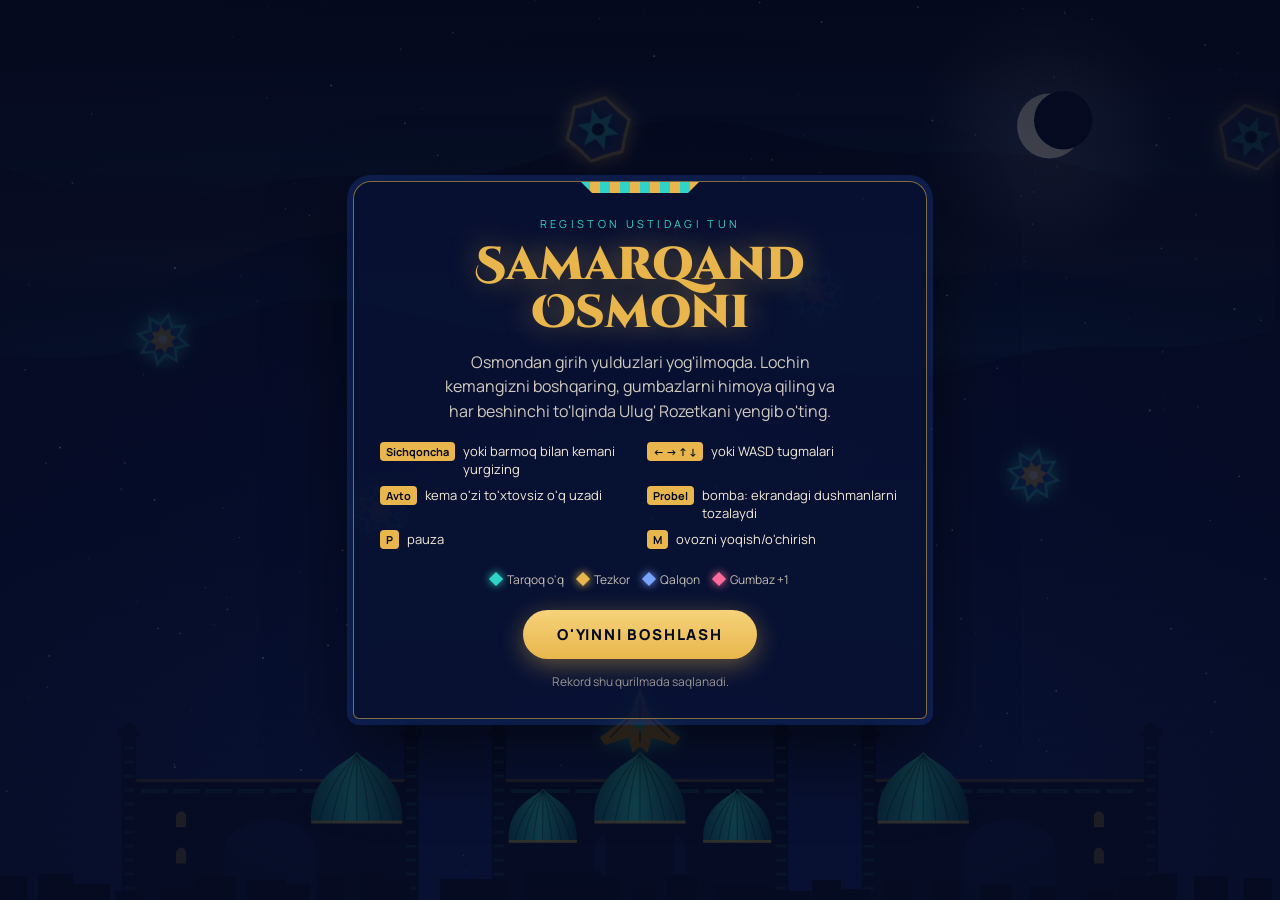
<file: samarqand_osmoni/index.html>
<!doctype html>
<html lang="uz">
<head>
<meta charset="utf-8">
<meta name="viewport" content="width=device-width, initial-scale=1, viewport-fit=cover">
<title>Samarqand Osmoni</title>
<link rel="preconnect" href="https://fonts.googleapis.com">
<link rel="preconnect" href="https://fonts.gstatic.com" crossorigin>
<link rel="stylesheet" href="https://fonts.googleapis.com/css2?family=Cinzel+Decorative:wght@700;900&family=Manrope:wght@400;600;800&display=swap">
<link rel="stylesheet" href="style.css">
</head>
<body>
<div id="app">
  <canvas id="c"></canvas>

  <div class="hud" id="hud" hidden>
    <div class="grp">
      <div class="stat"><small>Ochko</small><b id="score">0</b></div>
      <div class="stat"><small>To'lqin</small><b id="wave">1</b></div>
      <div class="stat"><small>Kombo</small><b class="gold" id="combo">x1</b></div>
      <div class="stat"><small>Gumbazlar</small><div class="lives" id="lives"></div></div>
    </div>
    <div class="btns">
      <button class="icon-btn" id="muteBtn" aria-label="Ovozni o'chirish">♪</button>
      <button class="icon-btn" id="pauseBtn" aria-label="Pauza">II</button>
    </div>
  </div>

  <div class="boss" id="bossUi" hidden><small id="bossName">ULUG' ROZETKA</small><div class="bar"><i id="bossBar"></i></div></div>
  <div class="banner" id="banner"></div>

  <div class="bomb" id="bombUi" hidden>
    <div class="meter"><i id="bombMeter"></i></div>
    <button id="bombBtn" disabled>Bomba</button>
  </div>

  <div class="panel-wrap" id="startPanel">
    <div class="panel">
      <div class="eyebrow">Registon ustidagi tun</div>
      <h1>Samarqand Osmoni</h1>
      <p class="lead">Osmondan girih yulduzlari yog'ilmoqda. Lochin kemangizni boshqaring, gumbazlarni himoya qiling va har beshinchi to'lqinda Ulug' Rozetkani yengib o'ting.</p>
      <div class="rules">
        <div><kbd>Sichqoncha</kbd><span>yoki barmoq bilan kemani yurgizing</span></div>
        <div><kbd>← → ↑ ↓</kbd><span>yoki WASD tugmalari</span></div>
        <div><kbd>Avto</kbd><span>kema o'zi to'xtovsiz o'q uzadi</span></div>
        <div><kbd>Probel</kbd><span>bomba: ekrandagi dushmanlarni tozalaydi</span></div>
        <div><kbd>P</kbd><span>pauza</span></div>
        <div><kbd>M</kbd><span>ovozni yoqish/o'chirish</span></div>
      </div>
      <div class="gems">
        <span style="--c:#2fd3c7">Tarqoq o'q</span>
        <span style="--c:#e8b64c">Tezkor</span>
        <span style="--c:#7aa2ff">Qalqon</span>
        <span style="--c:#ff6b9a">Gumbaz +1</span>
      </div>
      <button class="cta" id="startBtn">O'yinni boshlash</button>
      <div class="muted" id="bestStart"></div>
    </div>
  </div>

  <div class="panel-wrap" id="pausePanel" hidden>
    <div class="panel">
      <div class="eyebrow">Pauza</div>
      <h2>Nafas rostlang</h2>
      <p class="lead">O'yin to'xtatildi. Davom etish uchun tugmani bosing yoki P ni bosing.</p>
      <button class="cta" id="resumeBtn">Davom etish</button>
    </div>
  </div>

  <div class="panel-wrap" id="overPanel" hidden>
    <div class="panel">
      <div class="eyebrow" id="overEyebrow">Gumbazlar qulab tushdi</div>
      <h2>O'yin tugadi</h2>
      <div class="score-big" id="finalScore">0</div>
      <div class="record" id="finalRecord"></div>
      <button class="cta" id="againBtn">Qaytadan o'ynash</button>
    </div>
  </div>
</div>
<script src="game.js"></script>
</body>
</html>
</file>
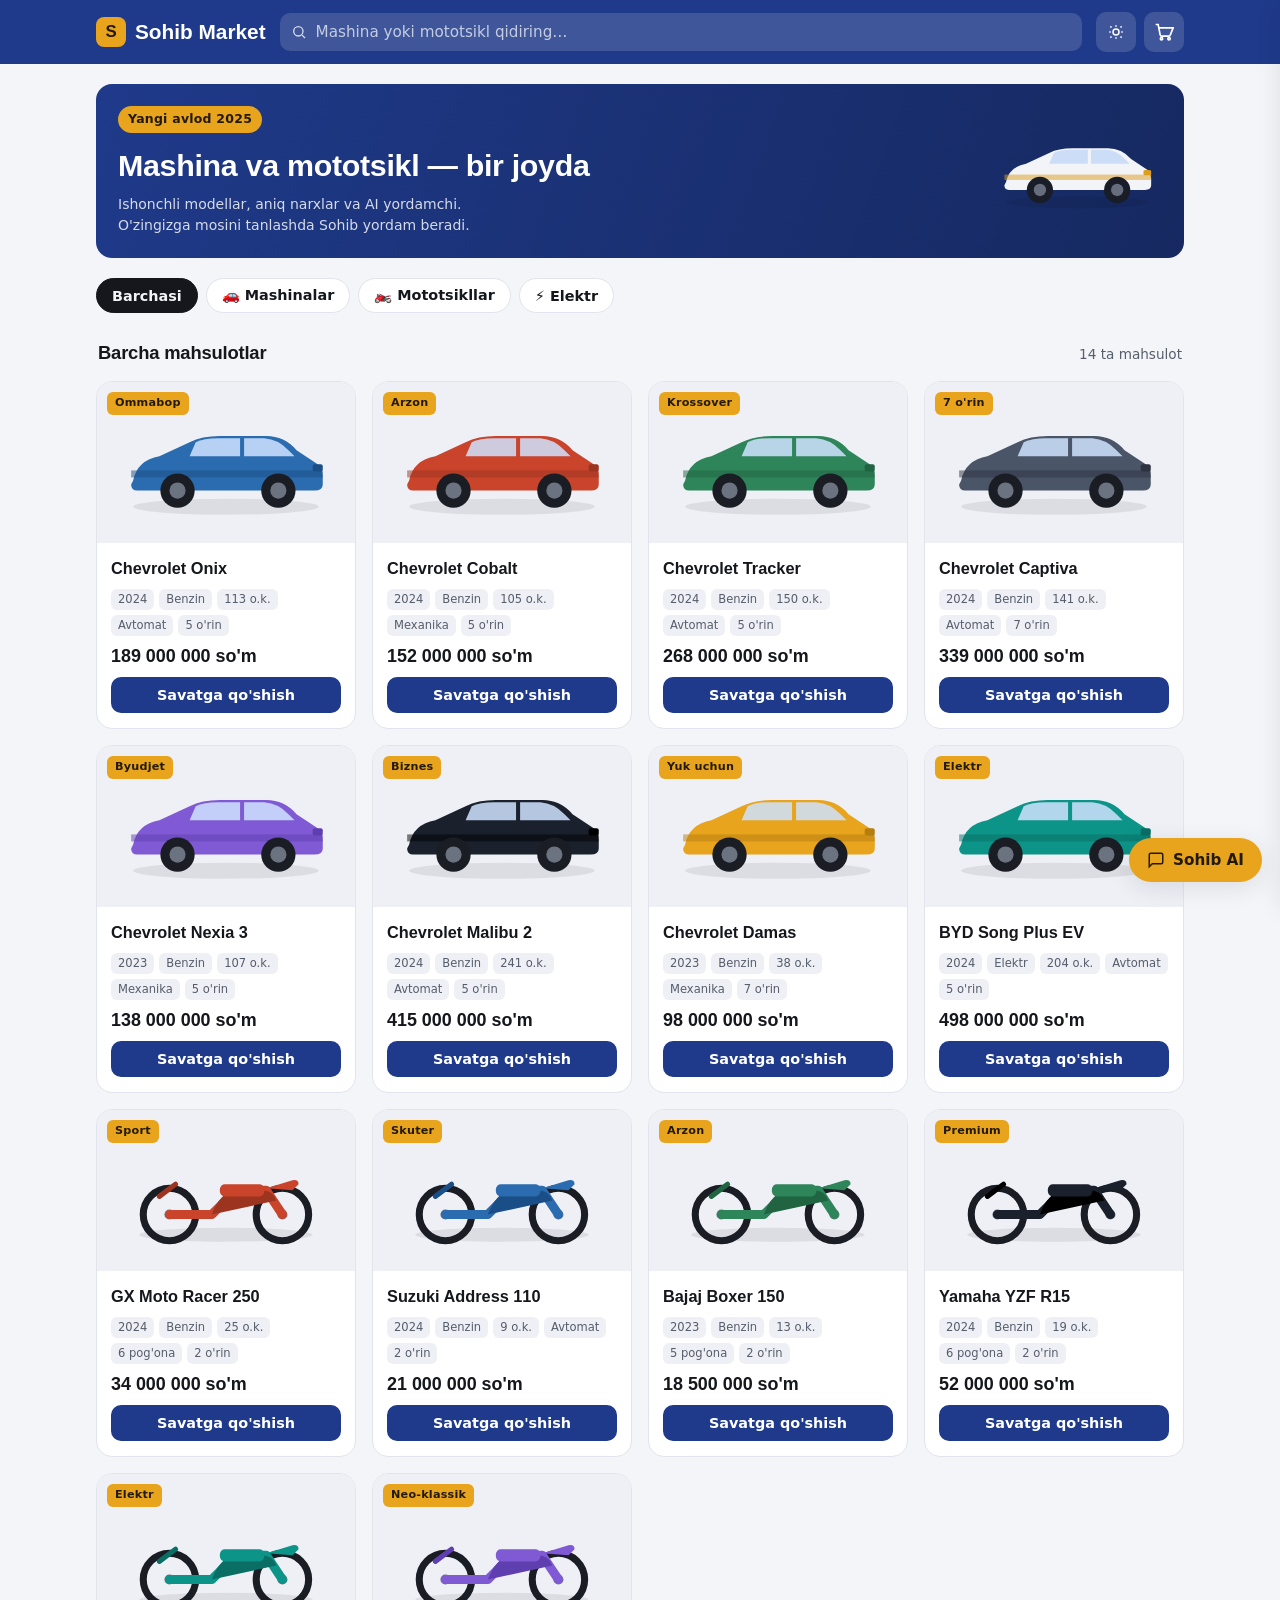
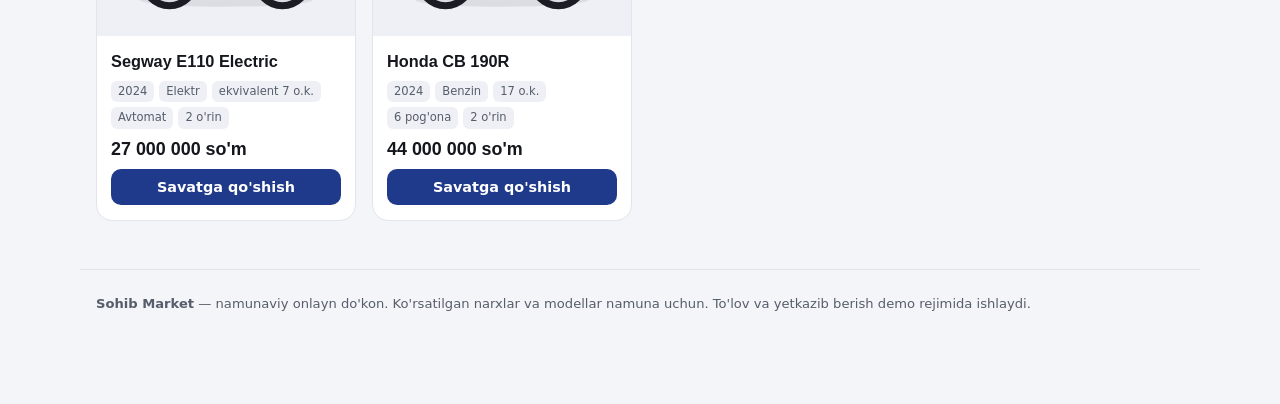
<file: sohib_market/index.html>
<!doctype html>
<html lang="uz">
<head>
<meta charset="utf-8">
<meta name="viewport" content="width=device-width, initial-scale=1, viewport-fit=cover">
<style>
  :root { color-scheme: light; padding: env(safe-area-inset-top,0px) 0 env(safe-area-inset-bottom,0px); }
  html, body { margin: 0; }
  body { font: 14px system-ui, sans-serif; }
  img { max-width: 100%; }
  [hidden] { display: none !important; }
</style>
<title>Sohib Market</title>
<meta name="description" content="Mashina va mototsikllar onlayn do'koni — AI yordamchi bilan">
<style>
  /* Layout: sticky brand header, category rail, responsive product grid, slide-in cart + AI chat dock */
  :root {
    --bg: #f4f5f8;
    --surface: #ffffff;
    --surface-2: #eef0f5;
    --ink: #15171c;
    --ink-soft: #565d6b;
    --line: #e1e4ec;
    --brand: #1f3a8a;      /* royal indigo */
    --brand-ink: #ffffff;
    --accent: #e8a41c;     /* warm gold */
    --accent-ink: #231a05;
    --good: #1a8a52;
    --danger: #c9442b;
    --shadow: 0 6px 24px rgba(20, 28, 56, .10);
    --radius: 16px;
    --font-display: "Bricolage Grotesque", "Trebuchet MS", sans-serif;
    --font-body: "Inter", system-ui, sans-serif;
  }
  @media (prefers-color-scheme: dark) {
    :root:not([data-theme="light"]) {
      --bg: #0e1016;
      --surface: #171a22;
      --surface-2: #1f232d;
      --ink: #eef1f7;
      --ink-soft: #a0a7b6;
      --line: #2a2f3b;
      --brand: #5b7cff;
      --brand-ink: #0b1020;
      --accent: #f2b53a;
      --accent-ink: #231a05;
      --good: #3ec27e;
      --danger: #ef6a50;
      --shadow: 0 8px 28px rgba(0, 0, 0, .45);
      color-scheme: dark;
    }
  }
  :root[data-theme="dark"] {
    --bg: #0e1016;
    --surface: #171a22;
    --surface-2: #1f232d;
    --ink: #eef1f7;
    --ink-soft: #a0a7b6;
    --line: #2a2f3b;
    --brand: #5b7cff;
    --brand-ink: #0b1020;
    --accent: #f2b53a;
    --accent-ink: #231a05;
    --good: #3ec27e;
    --danger: #ef6a50;
    --shadow: 0 8px 28px rgba(0, 0, 0, .45);
    color-scheme: dark;
  }

  * { box-sizing: border-box; }
  body {
    background: var(--bg);
    color: var(--ink);
    font-family: var(--font-body);
    line-height: 1.5;
    -webkit-font-smoothing: antialiased;
  }
  h1, h2, h3 { font-family: var(--font-display); text-wrap: balance; margin: 0; letter-spacing: -.01em; }
  button { font-family: inherit; cursor: pointer; }
  input, textarea { font-family: inherit; }

  /* ---- header ---- */
  .top {
    position: sticky; top: env(safe-area-inset-top, 0px); z-index: 30;
    background: var(--brand); color: var(--brand-ink);
  }
  .top-inner {
    max-width: 1120px; margin: 0 auto;
    padding: 12px 16px;
    display: flex; align-items: center; gap: 14px; flex-wrap: wrap;
  }
  .logo { display: flex; align-items: center; gap: 9px; font-family: var(--font-display); font-weight: 800; font-size: 1.3rem; }
  .logo .mark {
    width: 30px; height: 30px; border-radius: 8px; background: var(--accent); color: var(--accent-ink);
    display: grid; place-items: center; font-size: 1.05rem; font-weight: 800;
  }
  .search { flex: 1 1 240px; min-width: 0; position: relative; }
  .search input {
    width: 100%; border: 0; border-radius: 10px; padding: 10px 12px 10px 36px; font-size: .95rem;
    background: rgba(255,255,255,.14); color: var(--brand-ink);
  }
  .search input::placeholder { color: rgba(255,255,255,.7); }
  .search svg { position: absolute; left: 11px; top: 50%; transform: translateY(-50%); opacity: .8; }
  .top-actions { display: flex; align-items: center; gap: 8px; }
  .icon-btn {
    border: 0; background: rgba(255,255,255,.14); color: var(--brand-ink);
    width: 40px; height: 40px; border-radius: 10px; display: grid; place-items: center; position: relative;
  }
  .icon-btn .badge {
    position: absolute; top: -5px; right: -5px; background: var(--accent); color: var(--accent-ink);
    font-size: .68rem; font-weight: 800; min-width: 18px; height: 18px; border-radius: 9px;
    display: grid; place-items: center; padding: 0 4px; font-variant-numeric: tabular-nums;
  }

  /* ---- hero strip ---- */
  .hero {
    max-width: 1120px; margin: 0 auto; padding: 20px 16px 4px;
  }
  .hero-card {
    background: linear-gradient(110deg, var(--brand), color-mix(in srgb, var(--brand) 70%, #000));
    color: var(--brand-ink); border-radius: var(--radius); padding: 22px;
    display: flex; align-items: center; justify-content: space-between; gap: 16px; overflow: hidden;
  }
  .hero-card h2 { font-size: clamp(1.3rem, 4vw, 1.9rem); }
  .hero-card p { margin: 6px 0 0; color: rgba(255,255,255,.82); max-width: 42ch; }
  .hero-badge {
    display: inline-block; background: var(--accent); color: var(--accent-ink);
    font-weight: 700; font-size: .78rem; padding: 4px 10px; border-radius: 999px; margin-bottom: 10px;
    letter-spacing: .02em;
  }
  .hero-art { flex: 0 0 auto; width: 170px; opacity: .95; }
  @media (max-width: 560px) { .hero-art { display: none; } }

  /* ---- categories ---- */
  .cats { max-width: 1120px; margin: 0 auto; padding: 16px; display: flex; gap: 8px; flex-wrap: wrap; }
  .chip {
    border: 1px solid var(--line); background: var(--surface); color: var(--ink);
    padding: 8px 15px; border-radius: 999px; font-weight: 600; font-size: .9rem; white-space: nowrap;
  }
  .chip[aria-pressed="true"] { background: var(--ink); color: var(--bg); border-color: var(--ink); }

  /* ---- grid ---- */
  .wrap { max-width: 1120px; margin: 0 auto; padding: 0 16px 48px; }
  .section-head { display: flex; align-items: baseline; justify-content: space-between; margin: 10px 2px 14px; }
  .section-head h3 { font-size: 1.15rem; }
  .count { color: var(--ink-soft); font-size: .85rem; }
  .grid { display: grid; grid-template-columns: repeat(auto-fill, minmax(230px, 1fr)); gap: 16px; }
  .card {
    background: var(--surface); border: 1px solid var(--line); border-radius: var(--radius);
    overflow: hidden; display: flex; flex-direction: column; transition: transform .12s ease, box-shadow .12s ease;
  }
  .card:hover { transform: translateY(-3px); box-shadow: var(--shadow); }
  .card .thumb { aspect-ratio: 16/10; background: var(--surface-2); display: grid; place-items: center; position: relative; }
  .card .thumb svg { width: 86%; height: 86%; }
  .tag {
    position: absolute; top: 10px; left: 10px; background: var(--accent); color: var(--accent-ink);
    font-size: .7rem; font-weight: 800; padding: 3px 8px; border-radius: 6px; letter-spacing: .02em;
  }
  .card .body { padding: 13px 14px 15px; display: flex; flex-direction: column; gap: 7px; flex: 1; }
  .card .name { font-family: var(--font-display); font-weight: 700; font-size: 1.02rem; }
  .card .specs { display: flex; flex-wrap: wrap; gap: 5px; margin-top: 1px; }
  .card .specs span { font-size: .72rem; color: var(--ink-soft); background: var(--surface-2); padding: 2px 7px; border-radius: 6px; }
  .card .price { font-family: var(--font-display); font-weight: 800; font-size: 1.12rem; margin-top: auto; font-variant-numeric: tabular-nums; }
  .card .price small { font-weight: 600; font-size: .72rem; color: var(--ink-soft); }
  .add {
    border: 0; background: var(--brand); color: var(--brand-ink); font-weight: 700;
    padding: 10px; border-radius: 10px; font-size: .9rem; display: flex; align-items: center; justify-content: center; gap: 6px;
  }
  .add:active { transform: scale(.98); }
  .add.added { background: var(--good); }

  /* ---- drawer (cart) ---- */
  .scrim { position: fixed; inset: 0; background: rgba(8,10,18,.5); z-index: 40; opacity: 0; pointer-events: none; transition: opacity .2s; }
  .scrim.open { opacity: 1; pointer-events: auto; }
  .drawer {
    position: fixed; top: 0; right: 0; height: 100%; width: min(400px, 90vw); z-index: 50;
    background: var(--surface); box-shadow: var(--shadow); transform: translateX(100%); transition: transform .24s ease;
    display: flex; flex-direction: column;
    padding-top: env(safe-area-inset-top, 0px); padding-bottom: env(safe-area-inset-bottom, 0px);
  }
  .drawer.open { transform: translateX(0); }
  .drawer header { padding: 16px; border-bottom: 1px solid var(--line); display: flex; align-items: center; justify-content: space-between; }
  .drawer header h3 { font-size: 1.1rem; }
  .close-x { border: 0; background: var(--surface-2); color: var(--ink); width: 34px; height: 34px; border-radius: 9px; font-size: 1.1rem; }
  .cart-list { flex: 1; overflow-y: auto; padding: 10px 16px; display: flex; flex-direction: column; gap: 10px; }
  .cart-empty { color: var(--ink-soft); text-align: center; margin-top: 40px; padding: 0 20px; }
  .cart-row { display: flex; gap: 11px; align-items: center; border: 1px solid var(--line); border-radius: 12px; padding: 9px; }
  .cart-row .mini { width: 58px; height: 42px; border-radius: 8px; background: var(--surface-2); display: grid; place-items: center; flex: 0 0 auto; }
  .cart-row .mini svg { width: 90%; height: 90%; }
  .cart-row .info { flex: 1; min-width: 0; }
  .cart-row .info .n { font-weight: 600; font-size: .9rem; white-space: nowrap; overflow: hidden; text-overflow: ellipsis; }
  .cart-row .info .p { font-size: .82rem; color: var(--ink-soft); font-variant-numeric: tabular-nums; }
  .qty { display: flex; align-items: center; gap: 7px; }
  .qty button { width: 26px; height: 26px; border-radius: 7px; border: 1px solid var(--line); background: var(--surface-2); color: var(--ink); font-weight: 700; }
  .qty span { min-width: 18px; text-align: center; font-variant-numeric: tabular-nums; font-size: .9rem; }
  .drawer footer { border-top: 1px solid var(--line); padding: 16px; display: flex; flex-direction: column; gap: 10px; }
  .total-row { display: flex; align-items: baseline; justify-content: space-between; font-family: var(--font-display); }
  .total-row .t { font-size: 1.25rem; font-weight: 800; font-variant-numeric: tabular-nums; }
  .checkout { border: 0; background: var(--accent); color: var(--accent-ink); font-weight: 800; padding: 13px; border-radius: 11px; font-size: 1rem; }

  /* ---- AI chat ---- */
  .chat-fab {
    position: fixed; right: 18px; bottom: calc(18px + env(safe-area-inset-bottom, 0px)); z-index: 45;
    border: 0; background: var(--accent); color: var(--accent-ink); border-radius: 999px;
    padding: 13px 18px; font-weight: 800; font-size: .95rem; box-shadow: var(--shadow);
    display: flex; align-items: center; gap: 8px;
  }
  .chat-panel {
    position: fixed; right: 18px; bottom: calc(18px + env(safe-area-inset-bottom, 0px)); z-index: 55;
    width: min(380px, calc(100vw - 32px)); height: min(560px, calc(100vh - 90px));
    background: var(--surface); border: 1px solid var(--line); border-radius: 18px; box-shadow: var(--shadow);
    display: none; flex-direction: column; overflow: hidden;
  }
  .chat-panel.open { display: flex; }
  .chat-head { background: var(--brand); color: var(--brand-ink); padding: 13px 15px; display: flex; align-items: center; gap: 10px; }
  .chat-head .av { width: 32px; height: 32px; border-radius: 9px; background: var(--accent); color: var(--accent-ink); display: grid; place-items: center; font-weight: 800; }
  .chat-head .who { flex: 1; }
  .chat-head .who b { font-family: var(--font-display); display: block; font-size: .98rem; }
  .chat-head .who small { opacity: .8; font-size: .72rem; }
  .chat-log { flex: 1; overflow-y: auto; padding: 14px; display: flex; flex-direction: column; gap: 10px; background: var(--bg); }
  .msg { max-width: 85%; padding: 9px 12px; border-radius: 14px; font-size: .9rem; line-height: 1.45; white-space: pre-wrap; word-wrap: break-word; }
  .msg.bot { background: var(--surface); border: 1px solid var(--line); border-bottom-left-radius: 4px; align-self: flex-start; }
  .msg.me { background: var(--brand); color: var(--brand-ink); border-bottom-right-radius: 4px; align-self: flex-end; }
  .msg.bot b { color: var(--brand); }
  .suggest { display: flex; flex-wrap: wrap; gap: 6px; padding: 0 14px 10px; background: var(--bg); }
  .suggest button { border: 1px solid var(--line); background: var(--surface); color: var(--ink); font-size: .78rem; padding: 6px 10px; border-radius: 999px; }
  .chat-input { display: flex; gap: 8px; padding: 12px; border-top: 1px solid var(--line); }
  .chat-input textarea { flex: 1; min-width: 0; resize: none; border: 1px solid var(--line); border-radius: 11px; padding: 10px; font-size: .9rem; background: var(--bg); color: var(--ink); height: 42px; max-height: 110px; }
  .chat-send { border: 0; background: var(--brand); color: var(--brand-ink); border-radius: 11px; width: 44px; display: grid; place-items: center; flex: 0 0 auto; }
  .chat-send:disabled { opacity: .5; }
  .typing { display: inline-flex; gap: 3px; }
  .typing i { width: 6px; height: 6px; border-radius: 50%; background: var(--ink-soft); animation: blink 1.2s infinite both; }
  .typing i:nth-child(2){ animation-delay: .2s } .typing i:nth-child(3){ animation-delay: .4s }
  @keyframes blink { 0%,80%,100%{ opacity:.25 } 40%{ opacity:1 } }
  @media (prefers-reduced-motion: reduce) { * { transition: none !important; animation: none !important; } }

  .toast {
    position: fixed; left: 50%; bottom: 80px; transform: translateX(-50%) translateY(20px);
    background: var(--ink); color: var(--bg); padding: 11px 18px; border-radius: 999px; font-weight: 600; font-size: .9rem;
    opacity: 0; pointer-events: none; transition: all .25s; z-index: 60; box-shadow: var(--shadow);
  }
  .toast.show { opacity: 1; transform: translateX(-50%) translateY(0); }

  .foot { max-width: 1120px; margin: 0 auto; padding: 24px 16px 90px; color: var(--ink-soft); font-size: .82rem; border-top: 1px solid var(--line); }
</style>
</head>
<body>
<header class="top">
  <div class="top-inner">
    <div class="logo"><span class="mark">S</span>Sohib Market</div>
    <div class="search">
      <svg width="16" height="16" viewBox="0 0 24 24" fill="none" stroke="currentColor" stroke-width="2"><circle cx="11" cy="11" r="7"/><path d="m21 21-4.3-4.3"/></svg>
      <input id="search" type="search" placeholder="Mashina yoki mototsikl qidiring…" autocomplete="off">
    </div>
    <div class="top-actions">
      <button class="icon-btn" id="themeBtn" title="Mavzu" aria-label="Mavzu">
        <svg width="18" height="18" viewBox="0 0 24 24" fill="none" stroke="currentColor" stroke-width="2"><path d="M12 3v2M12 19v2M5 12H3M21 12h-2M6 6 4.5 4.5M19.5 19.5 18 18M18 6l1.5-1.5M4.5 19.5 6 18"/><circle cx="12" cy="12" r="4"/></svg>
      </button>
      <button class="icon-btn" id="cartBtn" aria-label="Savat">
        <svg width="20" height="20" viewBox="0 0 24 24" fill="none" stroke="currentColor" stroke-width="2"><circle cx="9" cy="20" r="1.4"/><circle cx="18" cy="20" r="1.4"/><path d="M2 3h3l2.4 12.4a2 2 0 0 0 2 1.6h8.2a2 2 0 0 0 2-1.6L23 7H6"/></svg>
        <span class="badge" id="cartBadge" hidden>0</span>
      </button>
    </div>
  </div>
</header>

<section class="hero">
  <div class="hero-card">
    <div>
      <span class="hero-badge">Yangi avlod 2025</span>
      <h2>Mashina va mototsikl — bir joyda</h2>
      <p>Ishonchli modellar, aniq narxlar va AI yordamchi. O'zingizga mosini tanlashda Sohib yordam beradi.</p>
    </div>
    <div class="hero-art" id="heroArt"></div>
  </div>
</section>

<nav class="cats" id="cats"></nav>

<main class="wrap">
  <div class="section-head">
    <h3 id="secTitle">Barcha mahsulotlar</h3>
    <span class="count" id="count"></span>
  </div>
  <div class="grid" id="grid"></div>
</main>

<footer class="foot">
  <strong>Sohib Market</strong> — namunaviy onlayn do'kon. Ko'rsatilgan narxlar va modellar namuna uchun.
  To'lov va yetkazib berish demo rejimida ishlaydi.
</footer>

<div class="scrim" id="scrim"></div>

<!-- Cart drawer -->
<aside class="drawer" id="cart" aria-label="Savat">
  <header>
    <h3>Savat</h3>
    <button class="close-x" data-close aria-label="Yopish">✕</button>
  </header>
  <div class="cart-list" id="cartList"></div>
  <footer>
    <div class="total-row"><span>Jami:</span><span class="t" id="total">0 so'm</span></div>
    <button class="checkout" id="checkout">Rasmiylashtirish</button>
  </footer>
</aside>

<!-- AI chat -->
<button class="chat-fab" id="chatFab">
  <svg width="18" height="18" viewBox="0 0 24 24" fill="none" stroke="currentColor" stroke-width="2"><path d="M21 15a2 2 0 0 1-2 2H7l-4 4V5a2 2 0 0 1 2-2h14a2 2 0 0 1 2 2z"/></svg>
  Sohib AI
</button>

<section class="chat-panel" id="chatPanel" aria-label="AI yordamchi">
  <div class="chat-head">
    <div class="av">AI</div>
    <div class="who"><b>Sohib yordamchi</b><small>Mashina va mototsikl bo'yicha maslahat</small></div>
    <button class="close-x" data-close aria-label="Yopish" style="background:rgba(255,255,255,.18);color:#fff">✕</button>
  </div>
  <div class="chat-log" id="chatLog"></div>
  <div class="suggest" id="suggest"></div>
  <div class="chat-input">
    <textarea id="chatText" placeholder="Masalan: 150 million so'mgacha oilaviy mashina kerak…" rows="1"></textarea>
    <button class="chat-send" id="chatSend" aria-label="Yuborish">
      <svg width="18" height="18" viewBox="0 0 24 24" fill="none" stroke="currentColor" stroke-width="2"><path d="m22 2-7 20-4-9-9-4z"/><path d="M22 2 11 13"/></svg>
    </button>
  </div>
</section>

<div class="toast" id="toast"></div>

<script>
// ---------------------------------------------------------------------------
// Katalog (namuna ma'lumotlar)
// ---------------------------------------------------------------------------
function carSVG(c1, c2) {
  return `<svg viewBox="0 0 220 120" xmlns="http://www.w3.org/2000/svg">
    <ellipse cx="110" cy="104" rx="92" ry="8" fill="rgba(0,0,0,.08)"/>
    <path d="M18 78 Q22 58 44 54 L74 40 Q86 34 104 34 L150 34 Q168 34 180 48 L198 60 Q206 64 206 74 L206 82 Q206 88 198 88 L22 88 Q16 88 16 82 Z" fill="${c1}"/>
    <path d="M80 40 Q88 36 102 36 L124 36 L124 54 L74 54 Z" fill="#cfe3ff" opacity=".85"/>
    <path d="M128 36 L148 36 Q162 37 172 48 L178 54 L128 54 Z" fill="#cfe3ff" opacity=".85"/>
    <rect x="16" y="68" width="190" height="7" fill="${c2}" opacity=".5"/>
    <circle cx="62" cy="88" r="17" fill="#1a1d24"/><circle cx="62" cy="88" r="8" fill="#6b7280"/>
    <circle cx="162" cy="88" r="17" fill="#1a1d24"/><circle cx="162" cy="88" r="8" fill="#6b7280"/>
    <rect x="196" y="62" width="10" height="7" rx="2" fill="${c2}"/>
  </svg>`;
}
function motoSVG(c1, c2) {
  return `<svg viewBox="0 0 220 120" xmlns="http://www.w3.org/2000/svg">
    <ellipse cx="110" cy="104" rx="86" ry="7" fill="rgba(0,0,0,.08)"/>
    <circle cx="54" cy="84" r="26" fill="none" stroke="#1a1d24" stroke-width="7"/><circle cx="54" cy="84" r="5" fill="#6b7280"/>
    <circle cx="166" cy="84" r="26" fill="none" stroke="#1a1d24" stroke-width="7"/><circle cx="166" cy="84" r="5" fill="#6b7280"/>
    <path d="M54 84 L96 84 L120 60 L150 60 L166 84" fill="none" stroke="${c1}" stroke-width="9" stroke-linecap="round" stroke-linejoin="round"/>
    <path d="M96 84 Q104 62 120 60 L146 60 Q156 60 160 70" fill="${c2}"/>
    <path d="M150 58 L176 50 Q182 49 182 54 L176 60 Z" fill="${c1}"/>
    <rect x="104" y="54" width="44" height="12" rx="5" fill="${c1}"/>
    <path d="M44 66 L60 54" stroke="${c2}" stroke-width="5" stroke-linecap="round"/>
  </svg>`;
}

const CARS = [
  { id:"c1", cat:"car", name:"Chevrolet Onix", price:189000000, tag:"Ommabop", seats:5, fuel:"Benzin", year:2024, power:"113 o.k.", trans:"Avtomat", c1:"#2b6cb0", c2:"#1a4e86",
    desc:"Zamonaviy sedan, tejamkor va keng salon. Shahar va uzoq yo'l uchun mos." },
  { id:"c2", cat:"car", name:"Chevrolet Cobalt", price:152000000, tag:"Arzon", seats:5, fuel:"Benzin", year:2024, power:"105 o.k.", trans:"Mexanika", c1:"#c9442b", c2:"#9c3420",
    desc:"Eng ommabop oilaviy sedan, katta yukxona, past sarf." },
  { id:"c3", cat:"car", name:"Chevrolet Tracker", price:268000000, tag:"Krossover", seats:5, fuel:"Benzin", year:2024, power:"150 o.k.", trans:"Avtomat", c1:"#2f855a", c2:"#216442",
    desc:"Ixcham krossover, baland klirens, turbo dvigatel." },
  { id:"c4", cat:"car", name:"Chevrolet Captiva", price:339000000, tag:"7 o'rin", seats:7, fuel:"Benzin", year:2024, power:"141 o.k.", trans:"Avtomat", c1:"#4a5568", c2:"#2d3340",
    desc:"Katta oila uchun 7 o'rinli krossover, keng salon." },
  { id:"c5", cat:"car", name:"Chevrolet Nexia 3", price:138000000, tag:"Byudjet", seats:5, fuel:"Benzin", year:2023, power:"107 o.k.", trans:"Mexanika", c1:"#805ad5", c2:"#5f3fb0",
    desc:"Eng hamyonbop sedan, ehtiyot qismlari arzon." },
  { id:"c6", cat:"car", name:"Chevrolet Malibu 2", price:415000000, tag:"Biznes", seats:5, fuel:"Benzin", year:2024, power:"241 o.k.", trans:"Avtomat", c1:"#1a202c", c2:"#000000",
    desc:"Biznes-klass sedan, kuchli turbo dvigatel va boy jihoz." },
  { id:"c7", cat:"car", name:"Chevrolet Damas", price:98000000, tag:"Yuk uchun", seats:7, fuel:"Benzin", year:2023, power:"38 o.k.", trans:"Mexanika", c1:"#e8a41c", c2:"#b57f10",
    desc:"Kichik furgon, savdo va yuk tashish uchun ideal." },
  { id:"c8", cat:"car", name:"BYD Song Plus EV", price:498000000, tag:"Elektr", seats:5, fuel:"Elektr", year:2024, power:"204 o.k.", trans:"Avtomat", c1:"#0d9488", c2:"#0a6e65",
    desc:"Elektr krossover, bir zaryadda ~500 km, tez quvvatlash." },
];

const MOTOS = [
  { id:"m1", cat:"moto", name:"GX Moto Racer 250", price:34000000, tag:"Sport", seats:2, fuel:"Benzin", year:2024, power:"25 o.k.", trans:"6 pog'ona", c1:"#c9442b", c2:"#9c3420",
    desc:"Sport mototsikl, 250cc dvigatel, yengil ramka." },
  { id:"m2", cat:"moto", name:"Suzuki Address 110", price:21000000, tag:"Skuter", seats:2, fuel:"Benzin", year:2024, power:"9 o.k.", trans:"Avtomat", c1:"#2b6cb0", c2:"#1a4e86",
    desc:"Shahar skuteri, juda tejamkor, oson boshqariladi." },
  { id:"m3", cat:"moto", name:"Bajaj Boxer 150", price:18500000, tag:"Arzon", seats:2, fuel:"Benzin", year:2023, power:"13 o.k.", trans:"5 pog'ona", c1:"#2f855a", c2:"#216442",
    desc:"Ishonchli kundalik mototsikl, past sarf, chidamli." },
  { id:"m4", cat:"moto", name:"Yamaha YZF R15", price:52000000, tag:"Premium", seats:2, fuel:"Benzin", year:2024, power:"19 o.k.", trans:"6 pog'ona", c1:"#1a202c", c2:"#000000",
    desc:"Yengil sport-bike, aniq boshqaruv, zamonaviy dizayn." },
  { id:"m5", cat:"moto", name:"Segway E110 Electric", price:27000000, tag:"Elektr", seats:2, fuel:"Elektr", year:2024, power:"ekvivalent 7 o.k.", trans:"Avtomat", c1:"#0d9488", c2:"#0a6e65",
    desc:"Elektr skuter, shovqinsiz, bir zaryadda ~90 km." },
  { id:"m6", cat:"moto", name:"Honda CB 190R", price:44000000, tag:"Neo-klassik", seats:2, fuel:"Benzin", year:2024, power:"17 o.k.", trans:"6 pog'ona", c1:"#805ad5", c2:"#5f3fb0",
    desc:"Neo-klassik naked-bike, kuchli va qulay posadka." },
];

const PRODUCTS = [...CARS, ...MOTOS];
const byId = Object.fromEntries(PRODUCTS.map(p => [p.id, p]));
function svgFor(p){ return p.cat === "car" ? carSVG(p.c1, p.c2) : motoSVG(p.c1, p.c2); }
function fmt(n){ return n.toLocaleString("ru-RU").replace(/,/g," ") + " so'm"; }

const CATS = [
  { key:"all", label:"Barchasi" },
  { key:"car", label:"🚗 Mashinalar" },
  { key:"moto", label:"🏍️ Mototsikllar" },
  { key:"ev", label:"⚡ Elektr" },
];

// ---------------------------------------------------------------------------
// Holat
// ---------------------------------------------------------------------------
let activeCat = "all";
let query = "";
let cart = loadCart();

function loadCart(){
  try { return JSON.parse(localStorage.getItem("sohib_cart") || "{}"); }
  catch { return {}; }
}
function saveCart(){
  try { localStorage.setItem("sohib_cart", JSON.stringify(cart)); } catch {}
}

// ---------------------------------------------------------------------------
// Render: kategoriyalar, grid
// ---------------------------------------------------------------------------
const catsEl = document.getElementById("cats");
CATS.forEach(c => {
  const b = document.createElement("button");
  b.className = "chip"; b.textContent = c.label; b.setAttribute("aria-pressed", c.key === activeCat);
  b.onclick = () => { activeCat = c.key; query = ""; document.getElementById("search").value = ""; renderCats(); renderGrid(); };
  b.dataset.key = c.key;
  catsEl.appendChild(b);
});
function renderCats(){
  [...catsEl.children].forEach(b => b.setAttribute("aria-pressed", b.dataset.key === activeCat));
}

function matches(p){
  let ok = true;
  if (activeCat === "car") ok = p.cat === "car";
  else if (activeCat === "moto") ok = p.cat === "moto";
  else if (activeCat === "ev") ok = p.fuel === "Elektr";
  if (ok && query){
    const q = query.toLowerCase();
    ok = (p.name + " " + p.desc + " " + p.fuel + " " + p.tag).toLowerCase().includes(q);
  }
  return ok;
}

const grid = document.getElementById("grid");
function renderGrid(){
  const list = PRODUCTS.filter(matches);
  const titles = { all:"Barcha mahsulotlar", car:"Mashinalar", moto:"Mototsikllar", ev:"Elektr transport" };
  document.getElementById("secTitle").textContent = query ? `“${query}” bo'yicha` : titles[activeCat];
  document.getElementById("count").textContent = list.length + " ta mahsulot";
  grid.innerHTML = "";
  if (!list.length){
    grid.innerHTML = `<p style="color:var(--ink-soft);padding:20px 2px">Hech narsa topilmadi. Boshqa so'z bilan qidiring yoki Sohib AI dan so'rang.</p>`;
    return;
  }
  for (const p of list){
    const inCart = cart[p.id];
    const el = document.createElement("article");
    el.className = "card";
    el.innerHTML = `
      <div class="thumb"><span class="tag">${p.tag}</span>${svgFor(p)}</div>
      <div class="body">
        <div class="name">${p.name}</div>
        <div class="specs">
          <span>${p.year}</span><span>${p.fuel}</span><span>${p.power}</span><span>${p.trans}</span><span>${p.seats} o'rin</span>
        </div>
        <div class="price">${fmt(p.price)}</div>
        <button class="add ${inCart ? "added" : ""}" data-add="${p.id}">
          ${inCart ? "✓ Savatda" : "Savatga qo'shish"}
        </button>
      </div>`;
    grid.appendChild(el);
  }
}

grid.addEventListener("click", e => {
  const id = e.target.closest("[data-add]")?.dataset.add;
  if (id){ addToCart(id); }
});

// ---------------------------------------------------------------------------
// Savat
// ---------------------------------------------------------------------------
function addToCart(id, qty = 1){
  cart[id] = (cart[id] || 0) + qty;
  saveCart(); renderCart(); renderGrid();
  toast(byId[id].name + " savatga qo'shildi");
}
function setQty(id, n){
  if (n <= 0) delete cart[id]; else cart[id] = n;
  saveCart(); renderCart(); renderGrid();
}
function cartCount(){ return Object.values(cart).reduce((a,b)=>a+b,0); }
function cartTotal(){ return Object.entries(cart).reduce((s,[id,q])=> s + byId[id].price*q, 0); }

const cartList = document.getElementById("cartList");
function renderCart(){
  const n = cartCount();
  const badge = document.getElementById("cartBadge");
  badge.hidden = n === 0; badge.textContent = n;
  const entries = Object.entries(cart);
  if (!entries.length){
    cartList.innerHTML = `<p class="cart-empty">Savat bo'sh.<br>Mahsulot qo'shing yoki Sohib AI dan tavsiya so'rang.</p>`;
  } else {
    cartList.innerHTML = "";
    for (const [id, q] of entries){
      const p = byId[id];
      const row = document.createElement("div");
      row.className = "cart-row";
      row.innerHTML = `
        <div class="mini">${svgFor(p)}</div>
        <div class="info"><div class="n">${p.name}</div><div class="p">${fmt(p.price)}</div></div>
        <div class="qty">
          <button data-dec="${id}" aria-label="Kamaytirish">−</button>
          <span>${q}</span>
          <button data-inc="${id}" aria-label="Oshirish">+</button>
        </div>`;
      cartList.appendChild(row);
    }
  }
  document.getElementById("total").textContent = fmt(cartTotal());
}
cartList.addEventListener("click", e => {
  const inc = e.target.closest("[data-inc]")?.dataset.inc;
  const dec = e.target.closest("[data-dec]")?.dataset.dec;
  if (inc) setQty(inc, cart[inc] + 1);
  if (dec) setQty(dec, cart[dec] - 1);
});

document.getElementById("checkout").onclick = () => {
  if (!cartCount()){ toast("Savat bo'sh"); return; }
  toast("Buyurtma qabul qilindi! (demo)");
  cart = {}; saveCart(); renderCart(); renderGrid(); closeAll();
};

// ---------------------------------------------------------------------------
// Drawer / scrim / theme / toast
// ---------------------------------------------------------------------------
const scrim = document.getElementById("scrim");
function openCart(){ document.getElementById("cart").classList.add("open"); scrim.classList.add("open"); }
function closeAll(){ document.getElementById("cart").classList.remove("open"); scrim.classList.remove("open"); }
document.getElementById("cartBtn").onclick = openCart;
scrim.onclick = closeAll;
document.querySelectorAll("[data-close]").forEach(b => b.onclick = () => { closeAll(); document.getElementById("chatPanel").classList.remove("open"); });

const search = document.getElementById("search");
search.addEventListener("input", () => { query = search.value.trim(); if (query && activeCat!=="all"){ activeCat="all"; renderCats(); } renderGrid(); });

const root = document.documentElement;
document.getElementById("themeBtn").onclick = () => {
  const dark = root.getAttribute("data-theme") === "dark"
    || (!root.getAttribute("data-theme") && matchMedia("(prefers-color-scheme: dark)").matches);
  root.setAttribute("data-theme", dark ? "light" : "dark");
};

let toastT;
function toast(msg){
  const t = document.getElementById("toast");
  t.textContent = msg; t.classList.add("show");
  clearTimeout(toastT); toastT = setTimeout(()=> t.classList.remove("show"), 2200);
}

document.getElementById("heroArt").innerHTML = carSVG("#ffffff", "#e8a41c");

// ---------------------------------------------------------------------------
// AI yordamchi (sample imkoniyati)
// ---------------------------------------------------------------------------
const chatPanel = document.getElementById("chatPanel");
const chatLog = document.getElementById("chatLog");
const chatText = document.getElementById("chatText");
const chatSend = document.getElementById("chatSend");
let sampleApi = null, sampleTried = false, history = [], busy = false;

const SUGGESTIONS = [
  "150 mln so'mgacha oilaviy mashina",
  "Shahar uchun arzon mototsikl",
  "Elektr transport bormi?",
  "7 o'rinli mashina kerak",
];
function renderSuggest(){
  const s = document.getElementById("suggest");
  s.innerHTML = "";
  SUGGESTIONS.forEach(txt => {
    const b = document.createElement("button");
    b.textContent = txt; b.onclick = () => { chatText.value = txt; sendChat(); };
    s.appendChild(b);
  });
}

function catalogContext(){
  return PRODUCTS.map(p =>
    `- ${p.name} [${p.cat==="car"?"mashina":"mototsikl"}], narx: ${p.price.toLocaleString("ru-RU")} so'm, ` +
    `${p.fuel}, ${p.power}, ${p.trans}, ${p.seats} o'rin, ${p.year}-yil. ${p.desc}`
  ).join("\n");
}
const SYSTEM = `Sen "Sohib Market" onlayn do'konining yordamchisisan. Do'konda faqat mashina va mototsikllar sotiladi.
Vazifang: mijozga ehtiyojiga mos transport tanlashda yordam berish, savollariga javob berish.
Qoidalar:
- Faqat o'zbek tilida, qisqa va samimiy javob ber.
- Faqat quyidagi katalogdagi mahsulotlarni tavsiya qil, boshqa modellarni o'ylab topma.
- Mahsulotni tavsiya qilganda nomini va narxini aniq ayt.
- Byudjet berilsa, shu narxga mos variantlarni tanlab ber.
- 2-3 tadan ortiq variant tavsiya qilma.
- Do'konda qurol sotilmaydi; bunday so'rovga faqat mashina va mototsikl borligini ayt.

KATALOG:
${catalogContext()}`;

function addMsg(role, text){
  const d = document.createElement("div");
  d.className = "msg " + (role === "me" ? "me" : "bot");
  d.innerHTML = text.replace(/&/g,"&amp;").replace(/</g,"&lt;").replace(/\*\*(.+?)\*\*/g,"<b>$1</b>").replace(/\n/g,"<br>");
  chatLog.appendChild(d);
  chatLog.scrollTop = chatLog.scrollHeight;
  return d;
}
function localRecommend(q){
  const ql = q.toLowerCase();
  const budget = (ql.match(/(\d[\d\s.,]*)\s*(mln|million|mln\.|млн)/) ? parseFloat(ql.replace(/[^\d]/g," ").trim().split(/\s+/)[0])*1000000 : null);
  let pool = PRODUCTS.slice();
  if (/moto|mototsikl|skuter|bike|motor/.test(ql)) pool = pool.filter(p=>p.cat==="moto");
  if (/mashina|avto|sedan|krossover|car/.test(ql)) pool = pool.filter(p=>p.cat==="car");
  if (/elektr|electric|ev|zaryad/.test(ql)) pool = PRODUCTS.filter(p=>p.fuel==="Elektr");
  if (/7|oila|katta/.test(ql)) { const s = pool.filter(p=>p.seats>=7); if (s.length) pool = s; }
  if (budget) pool = pool.filter(p=>p.price<=budget);
  pool.sort((a,b)=>a.price-b.price);
  return pool.slice(0,3);
}

async function ensureSample(){
  if (sampleTried) return sampleApi;
  sampleTried = true;
  try { sampleApi = window.claude?.use ? await window.claude.use("sample") : null; }
  catch { sampleApi = null; }
  return sampleApi;
}

async function sendChat(){
  const text = chatText.value.trim();
  if (!text || busy) return;
  chatText.value = ""; chatText.style.height = "42px";
  addMsg("me", text);
  history.push({ role:"user", content:text });
  busy = true; chatSend.disabled = true;

  const thinking = addMsg("bot", "");
  thinking.innerHTML = `<span class="typing"><i></i><i></i><i></i></span>`;

  const api = await ensureSample();
  if (api){
    try {
      const msgs = history.slice(-8);
      const prompt = [{ role:"user", content: SYSTEM + "\n\nSUHBAT:\n" +
        msgs.map(m => (m.role==="user"?"Mijoz: ":"Sohib: ")+m.content).join("\n") +
        "\n\nShu so'nggi xabarga Sohib yordamchi sifatida javob ber:" }];
      let answer = "";
      const res = await api(prompt, {
        modelTier: "quick",
        cache: false,
        onText: ({ text }) => {
          answer = text;
          thinking.innerHTML = text.replace(/&/g,"&amp;").replace(/</g,"&lt;").replace(/\*\*(.+?)\*\*/g,"<b>$1</b>").replace(/\n/g,"<br>");
          chatLog.scrollTop = chatLog.scrollHeight;
        }
      });
      answer = (res && res.text) || answer;
      if (!answer) throw new Error("bo'sh javob");
      thinking.innerHTML = answer.replace(/&/g,"&amp;").replace(/</g,"&lt;").replace(/\*\*(.+?)\*\*/g,"<b>$1</b>").replace(/\n/g,"<br>");
      history.push({ role:"assistant", content: answer });
    } catch (err) {
      fallbackAnswer(text, thinking);
    }
  } else {
    fallbackAnswer(text, thinking);
  }
  busy = false; chatSend.disabled = false; chatText.focus();
  chatLog.scrollTop = chatLog.scrollHeight;
}

function fallbackAnswer(text, node){
  const recs = localRecommend(text);
  let msg;
  if (recs.length){
    msg = "Mana sizga mos variantlar:\n" + recs.map(p => `• **${p.name}** — ${fmt(p.price)} (${p.power}, ${p.seats} o'rin)`).join("\n")
      + "\n\nBatafsil ma'lumot kerakmi yoki savatga qo'shamizmi?";
  } else {
    msg = "Hozircha aniq moslik topilmadi. Do'konimizda mashina va mototsikllar bor — byudjetingizni yoki qanday transport kerakligini ayting.";
  }
  node.innerHTML = msg.replace(/&/g,"&amp;").replace(/</g,"&lt;").replace(/\*\*(.+?)\*\*/g,"<b>$1</b>").replace(/\n/g,"<br>");
  history.push({ role:"assistant", content: msg });
}

document.getElementById("chatFab").onclick = async () => {
  chatPanel.classList.add("open");
  if (!chatLog.children.length){
    addMsg("bot", "Assalomu alaykum! Men Sohib — do'kon yordamchisiman. 🚗🏍️\nQanday transport qidiryapsiz? Byudjetingizni ayting, mosini tanlab beraman.");
    renderSuggest();
  }
  chatText.focus();
};
chatSend.onclick = sendChat;
chatText.addEventListener("keydown", e => {
  if (e.key === "Enter" && !e.shiftKey){ e.preventDefault(); sendChat(); }
});
chatText.addEventListener("input", () => {
  chatText.style.height = "42px";
  chatText.style.height = Math.min(chatText.scrollHeight, 110) + "px";
});

// ---------------------------------------------------------------------------
renderCats(); renderGrid(); renderCart();
</script>
</body>
</html>
</file>
<file: samarqand_osmoni/style.css>
/* Layout: one full-bleed night-sky canvas; thin gilded HUD strip on top; centred tile-framed panels for start / pause / game over */
:root {
  color-scheme: dark;
  --night: #050a1f;      /* Samarqand night sky */
  --lapis: #1b3f9e;      /* lapis lazuli tile */
  --turq: #2fd3c7;       /* turquoise dome glaze */
  --gold: #e8b64c;       /* gilded muqarnas */
  --ivory: #f3ead7;      /* ganch plaster */
  --rose: #ff6b6b;       /* danger */
  --display: "Cinzel Decorative", "Trajan Pro", Georgia, serif;
  --body: "Manrope", "Segoe UI", system-ui, sans-serif;
}
[hidden] { display: none !important; }
html, body { height: 100%; }
body { margin: 0; background: var(--night); color: var(--ivory); font-family: var(--body); overflow: hidden; }
#app { position: relative; height: 100%; width: 100%; overflow: hidden; touch-action: none; user-select: none; -webkit-user-select: none; }
canvas { display: block; width: 100%; height: 100%; }

.hud { position: absolute; left: 0; right: 0; top: 0; display: flex; align-items: center; justify-content: space-between; gap: 12px;
  padding: calc(10px + env(safe-area-inset-top, 0px)) 16px 10px; pointer-events: none;
  background: linear-gradient(to bottom, rgba(5,10,31,.85), rgba(5,10,31,0)); font-variant-numeric: tabular-nums; }
.hud .grp { display: flex; align-items: center; gap: 18px; flex-wrap: wrap; }
.stat { display: flex; flex-direction: column; line-height: 1.1; }
.stat small { font-size: 10px; letter-spacing: .14em; text-transform: uppercase; color: var(--turq); opacity: .85; }
.stat b { font-size: 20px; font-weight: 800; color: var(--ivory); }
.stat b.gold { color: var(--gold); }
.lives { display: flex; gap: 4px; }
.lives span { width: 16px; height: 14px; background: var(--turq); clip-path: path("M8 0 C13 1 16 6 16 10 L16 14 L0 14 L0 10 C0 6 3 1 8 0Z"); box-shadow: 0 0 8px var(--turq); }
.lives span.off { background: rgba(243,234,215,.15); }
.btns { display: flex; gap: 8px; pointer-events: auto; }
.icon-btn { width: 36px; height: 36px; border-radius: 50%; border: 1px solid rgba(232,182,76,.5); background: rgba(5,10,31,.6); color: var(--gold);
  font: 700 15px var(--body); cursor: pointer; display: grid; place-items: center; }
.icon-btn:focus-visible, .cta:focus-visible { outline: 2px solid var(--turq); outline-offset: 3px; }
.bomb { position: absolute; right: 16px; bottom: calc(16px + env(safe-area-inset-bottom, 0px)); display: flex; align-items: center; gap: 10px; pointer-events: auto; }
.bomb button { border: 1px solid var(--gold); background: rgba(5,10,31,.7); color: var(--gold); border-radius: 999px; padding: 8px 14px;
  font: 800 12px var(--body); letter-spacing: .12em; text-transform: uppercase; cursor: pointer; }
.bomb button:disabled { opacity: .35; cursor: default; }
.meter { width: 90px; height: 6px; border-radius: 3px; background: rgba(243,234,215,.15); overflow: hidden; }
.meter i { display: block; height: 100%; width: 0; background: linear-gradient(90deg, var(--turq), var(--gold)); }
.boss { position: absolute; left: 50%; top: calc(64px + env(safe-area-inset-top, 0px)); transform: translateX(-50%); width: min(420px, 70%); text-align: center; pointer-events: none; }
.boss small { font: 700 11px var(--display); letter-spacing: .2em; color: var(--gold); }
.boss .bar { margin-top: 4px; height: 7px; border: 1px solid rgba(232,182,76,.6); border-radius: 4px; overflow: hidden; }
.boss .bar i { display: block; height: 100%; background: linear-gradient(90deg, var(--rose), var(--gold)); width: 100%; }
.banner { position: absolute; left: 0; right: 0; top: 38%; text-align: center; pointer-events: none; font-family: var(--display); font-weight: 900;
  font-size: clamp(26px, 6vw, 54px); color: var(--gold); text-shadow: 0 0 24px rgba(232,182,76,.6); opacity: 0; transition: opacity .4s; padding-inline: 16px; }
.banner.show { opacity: 1; }

.panel-wrap { position: absolute; inset: 0; display: grid; place-items: center; padding: 16px; background: radial-gradient(ellipse at center, rgba(5,10,31,.55), rgba(5,10,31,.88)); }
.panel { position: relative; width: min(520px, 100%); max-height: 100%; overflow: auto; text-align: center; padding: 34px 26px 28px;
  border: 1px solid rgba(232,182,76,.55); border-radius: 18px 18px 6px 6px; background: rgba(9,18,52,.86);
  box-shadow: 0 0 0 6px rgba(27,63,158,.35), 0 30px 80px rgba(0,0,0,.6); }
.panel::before { content: ""; position: absolute; left: 50%; top: -1px; width: 120px; height: 12px; transform: translateX(-50%);
  background: repeating-linear-gradient(90deg, var(--turq) 0 10px, var(--gold) 10px 20px); clip-path: polygon(0 0,100% 0,90% 100%,10% 100%); }
.eyebrow { font-size: 11px; letter-spacing: .3em; text-transform: uppercase; color: var(--turq); }
h1 { font-family: var(--display); font-weight: 900; font-size: clamp(30px, 7vw, 46px); line-height: 1.05; margin: 10px 0 12px; color: var(--gold);
  text-shadow: 0 0 30px rgba(232,182,76,.45); text-wrap: balance; }
h2 { font-family: var(--display); font-size: clamp(24px, 5vw, 34px); color: var(--gold); margin: 6px 0 10px; }
.lead { color: rgba(243,234,215,.85); line-height: 1.55; margin: 0 auto 18px; max-width: 40ch; }
.rules { display: grid; grid-template-columns: repeat(2, minmax(0,1fr)); gap: 8px 14px; text-align: left; font-size: 13px; margin: 0 0 22px; }
.rules div { display: flex; gap: 8px; align-items: baseline; min-width: 0; }
.rules kbd { flex: none; font: 700 11px var(--body); color: var(--night); background: var(--gold); border-radius: 4px; padding: 2px 6px; }
.gems { display: flex; justify-content: center; flex-wrap: wrap; gap: 14px; font-size: 12px; margin-bottom: 22px; color: rgba(243,234,215,.8); }
.gems span::before { content: ""; display: inline-block; width: 10px; height: 10px; margin-right: 6px; transform: rotate(45deg); background: var(--c); box-shadow: 0 0 8px var(--c); }
.cta { border: 0; border-radius: 999px; padding: 14px 34px; font: 800 15px var(--body); letter-spacing: .12em; text-transform: uppercase; cursor: pointer;
  color: var(--night); background: linear-gradient(180deg, #f6d27a, var(--gold)); box-shadow: 0 6px 24px rgba(232,182,76,.4); }
.cta:hover { filter: brightness(1.08); }
.score-big { font: 900 44px var(--display); color: var(--ivory); margin: 4px 0; font-variant-numeric: tabular-nums; }
.record { color: var(--turq); font-weight: 600; margin-bottom: 20px; }
.muted { color: rgba(243,234,215,.6); font-size: 12px; margin-top: 14px; }
@media (max-width: 480px) { .rules { grid-template-columns: 1fr; } .hud .grp { gap: 12px; } .stat b { font-size: 17px; } }
@media (prefers-reduced-motion: reduce) { .banner { transition: none; } }
</file>
